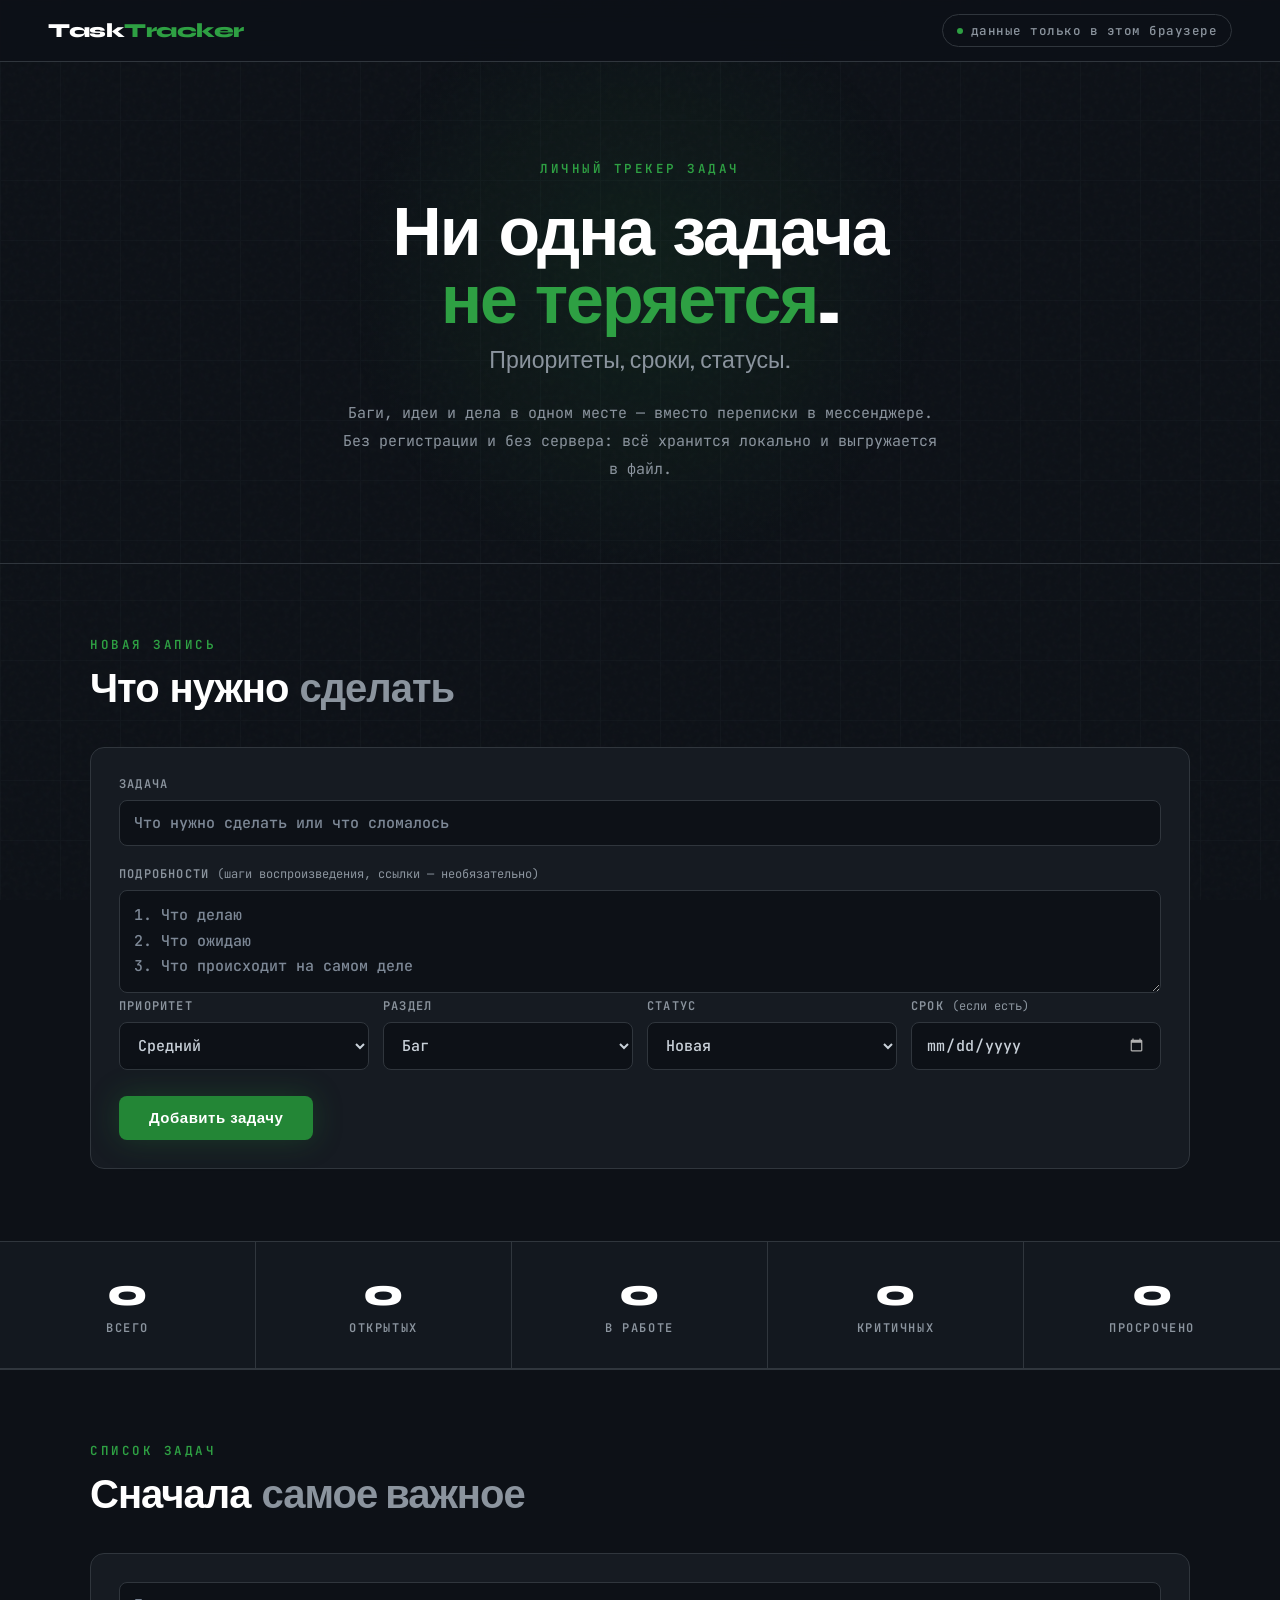
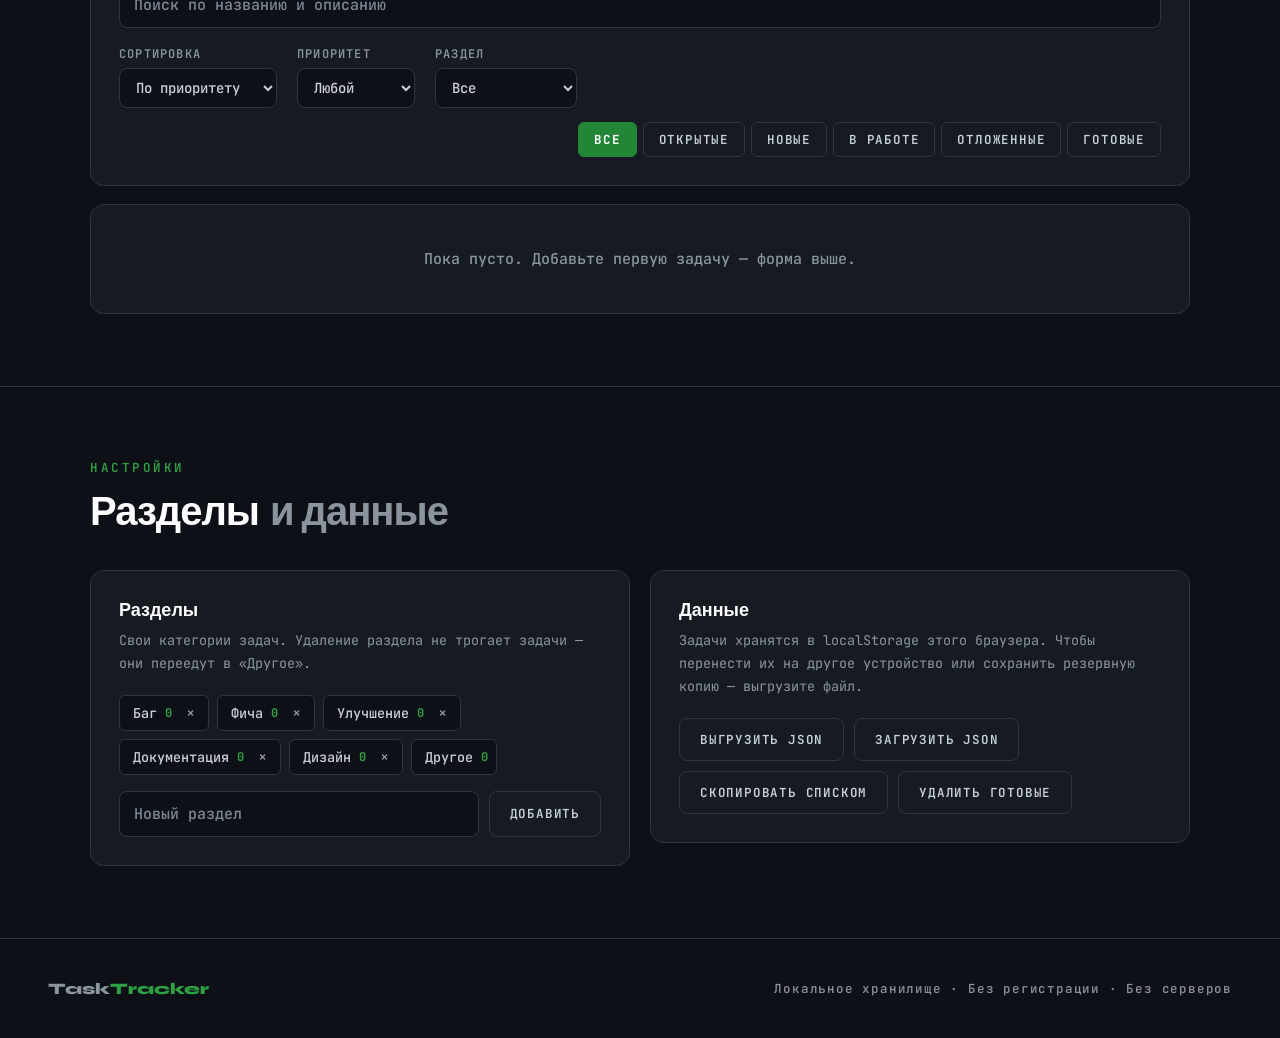
<file: index.html>
<!DOCTYPE html>
<html lang="ru">
<head>
<meta charset="UTF-8">
<meta name="viewport" content="width=device-width, initial-scale=1.0">
<title>Трекер задач</title>
<meta name="description" content="Личный трекер задач и багов: приоритеты, сроки, статусы и свои разделы. Данные хранятся только в браузере.">
<link rel="preconnect" href="https://fonts.googleapis.com">
<link rel="preconnect" href="https://fonts.gstatic.com" crossorigin>
<link href="https://fonts.googleapis.com/css2?family=Syne:wght@600;700;800&family=JetBrains+Mono:wght@400;500;600;700&display=swap" rel="stylesheet">
<link rel="stylesheet" href="tracker.css">
</head>
<body>

<nav>
  <a href="./" class="nav-logo">Task<span>Tracker</span></a>
  <div class="nav-right">
    <div class="nav-badge"><span class="dot"></span><span>данные только в этом браузере</span></div>
  </div>
</nav>

<header class="hero">
  <div class="hero-orb"></div>
  <p class="hero-eyebrow">Личный трекер задач</p>
  <h1 class="hero-title">Ни одна задача<br><span class="accent">не теряется</span>.<span class="line2">Приоритеты, сроки, статусы.</span></h1>
  <p class="hero-desc">Баги, идеи и дела в одном месте — вместо переписки в мессенджере.
    Без регистрации и без сервера: всё хранится локально и выгружается в файл.</p>
</header>

<main>

  <!-- ---------------- Форма создания / редактирования ---------------- -->
  <section class="block">
    <div class="block-inner">
      <p class="section-tag">Новая запись</p>
      <h2 class="section-title">Что нужно <span class="dim">сделать</span></h2>

      <form id="task-form" class="panel form" autocomplete="off">
        <label for="field-title">Задача</label>
        <input id="field-title" type="text" maxlength="120" placeholder="Что нужно сделать или что сломалось" required>

        <label for="field-desc">Подробности <span class="hint">(шаги воспроизведения, ссылки — необязательно)</span></label>
        <textarea id="field-desc" rows="3" maxlength="2000" placeholder="1. Что делаю&#10;2. Что ожидаю&#10;3. Что происходит на самом деле"></textarea>

        <div class="form-row">
          <div>
            <label for="field-priority">Приоритет</label>
            <select id="field-priority">
              <option value="0">Критичный</option>
              <option value="1">Высокий</option>
              <option value="2" selected>Средний</option>
              <option value="3">Низкий</option>
            </select>
          </div>
          <div>
            <label for="field-cat">Раздел</label>
            <select id="field-cat"></select>
          </div>
          <div>
            <label for="field-status">Статус</label>
            <select id="field-status">
              <option value="new" selected>Новая</option>
              <option value="progress">В работе</option>
              <option value="hold">Отложена</option>
              <option value="done">Готово</option>
            </select>
          </div>
          <div>
            <label for="field-due">Срок <span class="hint">(если есть)</span></label>
            <input id="field-due" type="date">
          </div>
        </div>

        <div class="form-actions">
          <button type="submit" class="btn-primary" id="btn-submit">Добавить задачу</button>
          <button type="button" class="btn hidden" id="btn-cancel-edit">Отменить правку</button>
        </div>
      </form>
    </div>
  </section>

  <!-- ---------------- Статистика ---------------- -->
  <div id="stats" class="stats-bar"></div>

  <!-- ---------------- Фильтры и список ---------------- -->
  <section class="block">
    <div class="block-inner">
      <p class="section-tag">Список задач</p>
      <h2 class="section-title">Сначала <span class="dim">самое важное</span></h2>

      <div class="panel toolbar">
        <input id="filter-search" type="search" placeholder="Поиск по названию и описанию" class="search">

        <div class="toolbar-row">
          <label class="inline">Сортировка
            <select id="sort-mode">
              <option value="priority" selected>По приоритету</option>
              <option value="due">По сроку</option>
              <option value="created-desc">Сначала новые</option>
              <option value="created-asc">Сначала старые</option>
              <option value="status">По статусу</option>
            </select>
          </label>

          <label class="inline">Приоритет
            <select id="filter-priority">
              <option value="all" selected>Любой</option>
              <option value="0">Критичный</option>
              <option value="1">Высокий</option>
              <option value="2">Средний</option>
              <option value="3">Низкий</option>
            </select>
          </label>

          <label class="inline">Раздел
            <select id="filter-cat"></select>
          </label>

          <div class="chips" id="status-chips">
            <button type="button" class="chip active" data-status="all">Все</button>
            <button type="button" class="chip" data-status="open">Открытые</button>
            <button type="button" class="chip" data-status="new">Новые</button>
            <button type="button" class="chip" data-status="progress">В работе</button>
            <button type="button" class="chip" data-status="hold">Отложенные</button>
            <button type="button" class="chip" data-status="done">Готовые</button>
          </div>
        </div>
      </div>

      <div id="task-list" class="task-list"></div>
    </div>
  </section>

  <!-- ---------------- Разделы и данные ---------------- -->
  <section class="block">
    <div class="block-inner">
      <p class="section-tag">Настройки</p>
      <h2 class="section-title">Разделы <span class="dim">и данные</span></h2>

      <div class="settings-grid">
        <div class="panel">
          <h3 class="panel-title">Разделы</h3>
          <p class="hint block-hint">Свои категории задач. Удаление раздела не трогает задачи —
            они переедут в «Другое».</p>
          <div id="cat-manager" class="cat-manager"></div>
          <form id="cat-form" class="cat-form" autocomplete="off">
            <input id="cat-input" type="text" maxlength="24" placeholder="Новый раздел">
            <button type="submit" class="btn">Добавить</button>
          </form>
        </div>

        <div class="panel">
          <h3 class="panel-title">Данные</h3>
          <p class="hint block-hint">Задачи хранятся в localStorage этого браузера. Чтобы перенести
            их на другое устройство или сохранить резервную копию — выгрузите файл.</p>
          <div class="data-actions">
            <button type="button" class="btn" id="btn-export">Выгрузить JSON</button>
            <button type="button" class="btn" id="btn-import">Загрузить JSON</button>
            <button type="button" class="btn" id="btn-copy-md">Скопировать списком</button>
            <button type="button" class="btn danger" id="btn-clear-done">Удалить готовые</button>
            <input type="file" id="import-file" accept="application/json,.json" class="hidden">
          </div>
        </div>
      </div>
    </div>
  </section>

</main>

<footer>
  <div class="footer-logo">Task<span>Tracker</span></div>
  <div class="footer-note">Локальное хранилище · Без регистрации · Без серверов</div>
</footer>

<div id="toast" class="toast hidden"></div>

<script src="tracker.js"></script>
</body>
</html>
</file>
<file: tracker.css>
/* ============================================================
   Трекер задач — оформление
   ------------------------------------------------------------
   Палитра:
     --bg      #0d1117  фон
     --panel   #161b22  панели и карточки
     --accent  #238636  зелёный акцент, кнопки
     --accent2 #2ea043  светлый зелёный, подписи и иконки
     --text    #c9d1d9  основной текст
     --dim     #8b949e  вторичный текст
     --border  #30363d  рамки и разделители
   Приоритеты: p0 красный, p1 жёлтый, p2 синий, p3 серый
   Шрифты: Syne (заголовки), JetBrains Mono (текст и интерфейс)
   ============================================================ */

:root {
  --bg: #0d1117;
  --panel: #161b22;
  --panel-hover: #1a2030;
  --accent: #238636;
  --accent2: #2ea043;
  --text: #c9d1d9;
  --dim: #8b949e;
  --border: #30363d;
  --red: #f85149;
  --glow: rgba(35,134,54,0.15);

  --p0: #f85149;
  --p1: #d29922;
  --p2: #58a6ff;
  --p3: #8b949e;
}

*, *::before, *::after { margin: 0; padding: 0; box-sizing: border-box; }

html { scroll-behavior: smooth; }

body {
  background: var(--bg);
  color: var(--text);
  font-family: 'JetBrains Mono', ui-monospace, SFMono-Regular, Menlo, monospace;
  font-weight: 400;
  overflow-x: hidden;
  min-height: 100vh;
}

/* Шум и сетка фоном — фиксированные слои под контентом */
body::before {
  content: ''; position: fixed; inset: 0; z-index: 0; opacity: 0.6; pointer-events: none;
  background-image: url("data:image/svg+xml,%3Csvg viewBox='0 0 200 200' xmlns='http://www.w3.org/2000/svg'%3E%3Cfilter id='n'%3E%3CfeTurbulence type='fractalNoise' baseFrequency='0.85' numOctaves='4' stitchTiles='stitch'/%3E%3C/filter%3E%3Crect width='100%25' height='100%25' filter='url(%23n)' opacity='0.04'/%3E%3C/svg%3E");
}
body::after {
  content: ''; position: fixed; inset: 0; z-index: 0; opacity: 0.15; pointer-events: none;
  background-image:
    linear-gradient(var(--border) 1px, transparent 1px),
    linear-gradient(90deg, var(--border) 1px, transparent 1px);
  background-size: 60px 60px;
}

nav, header, main, footer, .toast { position: relative; z-index: 1; }

.hidden { display: none !important; }

button { font-family: inherit; cursor: pointer; border: none; }
input, select, textarea { font-family: inherit; }

/* ---------------- Навигация ---------------- */
nav {
  position: fixed; top: 0; left: 0; right: 0; z-index: 100;
  display: flex; align-items: center; justify-content: space-between; gap: 16px;
  padding: 14px 48px;
  background: rgba(13,17,23,0.88);
  backdrop-filter: blur(12px);
  border-bottom: 1px solid var(--border);
}
.nav-logo {
  font-family: 'Syne', sans-serif; font-weight: 800; font-size: 20px;
  color: #fff; text-decoration: none; letter-spacing: -0.5px;
}
.nav-logo span { color: var(--accent2); }
.nav-right { display: flex; align-items: center; gap: 12px; }
.nav-badge {
  display: inline-flex; align-items: center; gap: 8px;
  padding: 7px 14px; border: 1px solid var(--border); border-radius: 20px;
  font-size: 12.5px; font-weight: 500; color: var(--dim); letter-spacing: 0.5px;
}
.nav-badge .dot {
  width: 6px; height: 6px; border-radius: 50%; background: var(--accent2);
  animation: blink 2s infinite;
}
@keyframes blink { 0%,100% { opacity: 1 } 50% { opacity: .3 } }
@keyframes fadeUp { from { opacity: 0; transform: translateY(20px) } to { opacity: 1; transform: none } }
@keyframes orbPulse {
  0%,100% { transform: translate(-50%,-50%) scale(1); opacity: .8 }
  50%     { transform: translate(-50%,-50%) scale(1.15); opacity: 1 }
}

/* ---------------- Шапка ---------------- */
.hero {
  display: flex; flex-direction: column; align-items: center; justify-content: center;
  text-align: center; padding: 160px 24px 80px; overflow: hidden;
}
.hero-orb {
  position: absolute; width: 600px; height: 600px; border-radius: 50%;
  top: 50%; left: 50%; transform: translate(-50%,-50%); pointer-events: none;
  background: radial-gradient(circle, rgba(35,134,54,0.12) 0%, transparent 70%);
  animation: orbPulse 6s ease-in-out infinite;
}
.hero-eyebrow {
  font-size: 12.5px; font-weight: 600; letter-spacing: 2.5px; text-transform: uppercase;
  color: var(--accent2); margin-bottom: 22px; animation: fadeUp .8s ease both;
}
.hero-title {
  font-family: 'Syne', sans-serif; font-weight: 800;
  font-size: clamp(36px, 6vw, 68px); line-height: 1; letter-spacing: -2px;
  color: #fff; animation: fadeUp .8s .1s ease both;
}
.hero-title .accent { color: var(--accent2); }
.hero-title .line2 {
  display: block; color: var(--dim); font-weight: 500;
  font-size: .34em; letter-spacing: 0; margin-top: 14px;
}
.hero-desc {
  max-width: 600px; margin: 28px auto 0; font-size: 15px; font-weight: 400; line-height: 1.85;
  color: var(--dim); animation: fadeUp .8s .2s ease both;
}

/* ---------------- Секции ---------------- */
main { display: block; }
.block { padding: 72px 48px; border-top: 1px solid var(--border); }
.block-inner { max-width: 1100px; margin: 0 auto; }
.section-tag {
  font-size: 12.5px; font-weight: 600; letter-spacing: 2.5px; text-transform: uppercase;
  color: var(--accent2); margin-bottom: 14px;
}
.section-title {
  font-family: 'Syne', sans-serif; font-weight: 800;
  font-size: clamp(26px, 3.4vw, 40px); color: #fff;
  letter-spacing: -1px; line-height: 1.1; margin-bottom: 36px;
}
.section-title .dim { color: var(--dim); font-weight: 600; }

.panel {
  background: var(--panel); border: 1px solid var(--border);
  border-radius: 14px; padding: 28px;
}
.panel-title {
  font-family: 'Syne', sans-serif; font-weight: 700; font-size: 18px;
  color: #fff; margin-bottom: 8px;
}
.hint { color: var(--dim); font-size: 13.5px; font-weight: 400; }
.block-hint { display: block; line-height: 1.7; margin-bottom: 20px; }

/* ---------------- Форма ---------------- */
.form label {
  display: block; margin: 20px 0 8px;
  font-size: 12px; font-weight: 600; letter-spacing: 1.2px; text-transform: uppercase; color: var(--dim);
}
.form label:first-of-type { margin-top: 0; }
.form label .hint { text-transform: none; letter-spacing: 0; font-size: 12px; font-weight: 400; }

.form input[type=text], .form input[type=date], .form textarea, .form select,
.search, .cat-form input {
  width: 100%; padding: 12px 14px;
  background: var(--bg); color: var(--text);
  border: 1px solid var(--border); border-radius: 8px;
  font-size: 15px; font-weight: 500;
}
.form textarea { resize: vertical; line-height: 1.7; }
.form input::placeholder, .form textarea::placeholder,
.search::placeholder, .cat-form input::placeholder { color: #7d8896; }
.form input:focus, .form textarea:focus, .form select:focus,
.search:focus, .cat-form input:focus {
  outline: none; border-color: var(--accent); box-shadow: 0 0 0 3px var(--glow);
}
.form select option, .inline select option { background: var(--panel); color: var(--text); }
/* Иконка календаря по умолчанию тёмная — на тёмном фоне её не видно */
.form input[type=date]::-webkit-calendar-picker-indicator { filter: invert(0.7); cursor: pointer; }

.form-row { display: grid; grid-template-columns: repeat(4, 1fr); gap: 14px; }
.form-row label { margin-top: 0; }
.form-actions { display: flex; flex-wrap: wrap; gap: 12px; margin-top: 26px; }

/* ---------------- Кнопки ---------------- */
.btn-primary {
  display: inline-flex; align-items: center; gap: 8px;
  padding: 13px 30px; border-radius: 8px;
  background: var(--accent); color: #fff;
  font-family: 'Syne', sans-serif; font-weight: 700; font-size: 15px; letter-spacing: .5px;
  box-shadow: 0 0 30px rgba(35,134,54,.3); transition: all .2s;
}
.btn-primary:hover { background: var(--accent2); box-shadow: 0 0 50px rgba(35,134,54,.5); transform: translateY(-1px); }
.btn {
  padding: 12px 20px; border-radius: 8px;
  background: none; border: 1px solid var(--border); color: var(--text);
  font-size: 12.5px; font-weight: 600; letter-spacing: .8px; text-transform: uppercase; transition: all .2s;
}
.btn:hover { color: #fff; border-color: var(--accent); background: var(--glow); }
.btn.danger:hover { color: #fff; border-color: var(--red); background: rgba(248,81,73,.12); }

/* ---------------- Статистика ---------------- */
.stats-bar {
  display: grid; grid-template-columns: repeat(5, 1fr);
  border-top: 1px solid var(--border); border-bottom: 1px solid var(--border);
  background: rgba(22,27,34,.8); backdrop-filter: blur(8px);
}
.stat-item { padding: 32px 24px; text-align: center; border-right: 1px solid var(--border); }
.stat-item:last-child { border-right: none; }
.stat-item b {
  display: block; font-family: 'Syne', sans-serif; font-weight: 800;
  font-size: 38px; line-height: 1; color: #fff;
}
.stat-item span {
  display: block; margin-top: 8px;
  font-size: 12px; font-weight: 600; letter-spacing: 1.6px; text-transform: uppercase; color: var(--dim);
}
.stat-item.alert b { color: var(--red); }

/* ---------------- Панель фильтров ---------------- */
.toolbar { display: flex; flex-direction: column; gap: 18px; margin-bottom: 18px; }
.toolbar-row { display: flex; flex-wrap: wrap; gap: 14px 20px; align-items: flex-end; }
.inline {
  display: flex; flex-direction: column; gap: 6px;
  font-size: 12px; font-weight: 600; letter-spacing: 1.2px; text-transform: uppercase; color: var(--dim);
}
.inline select {
  padding: 9px 12px; border-radius: 8px;
  background: var(--bg); color: var(--text);
  border: 1px solid var(--border); font-size: 14px; font-weight: 500;
}
.inline select:focus { outline: none; border-color: var(--accent); box-shadow: 0 0 0 3px var(--glow); }

.chips { display: flex; flex-wrap: wrap; gap: 6px; margin-left: auto; }
.chip {
  padding: 8px 15px; border-radius: 6px;
  background: none; border: 1px solid var(--border); color: var(--text);
  font-size: 12.5px; font-weight: 600; letter-spacing: .8px; text-transform: uppercase; transition: all .2s;
}
.chip:hover { color: #fff; border-color: var(--accent); background: var(--glow); }
.chip.active { background: var(--accent); border-color: var(--accent); color: #fff; font-weight: 700; }

/* ---------------- Список задач ---------------- */
.task-list { display: flex; flex-direction: column; gap: 10px; }

.task {
  position: relative; overflow: hidden;
  display: flex; gap: 16px; align-items: flex-start;
  background: var(--panel); border: 1px solid var(--border);
  border-left: 3px solid var(--p2);
  border-radius: 12px; padding: 20px 22px;
  transition: background .2s;
}
.task::before {
  content: ''; position: absolute; top: 0; left: 0; right: 0; height: 2px;
  background: linear-gradient(90deg, var(--accent), transparent);
  opacity: 0; transition: opacity .3s;
}
.task:hover { background: var(--panel-hover); }
.task:hover::before { opacity: 1; }
.task.p0 { border-left-color: var(--p0); }
.task.p1 { border-left-color: var(--p1); }
.task.p2 { border-left-color: var(--p2); }
.task.p3 { border-left-color: var(--p3); }
.task.overdue { border-color: rgba(248,81,73,.45); }
.task.done { opacity: .5; }
.task.done .task-title { text-decoration: line-through; }

.task-check {
  flex: none; width: 26px; height: 26px; margin-top: 1px;
  border-radius: 6px; font-size: 13px; font-weight: 700; line-height: 1;
  background: var(--bg); border: 1px solid var(--border); color: var(--accent2);
  transition: all .2s;
}
.task-check:hover { border-color: var(--accent); background: var(--glow); }

.task-main { flex: 1; min-width: 0; }
.task-title {
  font-family: 'Syne', sans-serif; font-weight: 700; font-size: 18px;
  color: #fff; line-height: 1.35; word-wrap: break-word;
}
.task-desc {
  margin-top: 8px; font-size: 14px; font-weight: 400; line-height: 1.75; color: #a5b1bd;
  white-space: pre-wrap; word-wrap: break-word;
}
.task-meta { display: flex; flex-wrap: wrap; gap: 6px; align-items: center; margin-top: 14px; }
.task-date { font-size: 12px; font-weight: 500; letter-spacing: .3px; color: var(--dim); }

.badge {
  padding: 4px 10px; border-radius: 4px;
  font-size: 12.5px; font-weight: 600; letter-spacing: .8px; text-transform: uppercase;
  background: rgba(255,255,255,.05); border: 1px solid var(--border); color: var(--dim);
}
.badge.prio { border-color: transparent; color: var(--bg); font-weight: 700; }
.badge.prio.p0 { background: var(--p0); color: var(--bg); }
.badge.prio.p1 { background: var(--p1); }
.badge.prio.p2 { background: var(--p2); }
.badge.prio.p3 { background: var(--p3); }
.badge.status-progress { background: var(--glow); border-color: rgba(35,134,54,.35); color: #3fb950; }
.badge.status-hold { background: rgba(210,153,34,.12); border-color: rgba(210,153,34,.3); color: #e3b341; }
.badge.status-done { background: rgba(35,134,54,.08); border-color: rgba(35,134,54,.25); color: #3fb950; }
.badge.due.soon { background: rgba(210,153,34,.12); border-color: rgba(210,153,34,.35); color: #e3b341; }
.badge.due.overdue { background: rgba(248,81,73,.12); border-color: rgba(248,81,73,.4); color: #ff7b72; }

.task-actions { display: grid; grid-template-columns: repeat(2, 32px); gap: 6px; flex: none; }
.icon-btn {
  width: 32px; height: 32px; border-radius: 6px; font-size: 12px; font-weight: 700;
  background: var(--bg); border: 1px solid var(--border); color: var(--text);
  transition: all .2s;
}
.icon-btn:hover { color: #fff; border-color: var(--accent); background: var(--glow); }
.icon-btn.del:hover { color: #fff; border-color: var(--red); background: rgba(248,81,73,.15); }
.icon-btn:disabled { opacity: .3; cursor: not-allowed; }
.icon-btn:disabled:hover { color: var(--dim); border-color: var(--border); background: var(--bg); }

.empty { text-align: center; color: var(--dim); font-size: 15px; font-weight: 500; padding: 44px 20px; }

/* ---------------- Разделы и данные ---------------- */
.settings-grid { display: grid; grid-template-columns: 1fr 1fr; gap: 20px; align-items: start; }

.cat-manager { display: flex; flex-wrap: wrap; gap: 8px; margin-bottom: 16px; }
.cat-tag {
  display: inline-flex; align-items: center; gap: 8px;
  padding: 7px 8px 7px 13px; border-radius: 6px;
  background: var(--bg); border: 1px solid var(--border);
  font-size: 13.5px; font-weight: 500; color: var(--text);
}
.cat-tag i { font-style: normal; font-size: 12px; font-weight: 700; color: var(--accent2); }
.cat-del {
  width: 20px; height: 20px; border-radius: 4px; line-height: 1; font-size: 12px; font-weight: 700;
  background: none; color: var(--dim); transition: all .2s;
}
.cat-del:hover { background: rgba(248,81,73,.15); color: var(--red); }

.cat-form { display: flex; gap: 10px; }
.cat-form input { flex: 1; min-width: 0; }
.data-actions { display: flex; flex-wrap: wrap; gap: 10px; }

/* ---------------- Подвал ---------------- */
footer {
  border-top: 1px solid var(--border); padding: 40px 48px;
  display: flex; align-items: center; justify-content: space-between;
  flex-wrap: wrap; gap: 16px;
}
.footer-logo { font-family: 'Syne', sans-serif; font-weight: 800; font-size: 16px; color: var(--dim); }
.footer-logo span { color: var(--accent2); }
.footer-note { font-size: 12.5px; font-weight: 500; letter-spacing: .8px; color: var(--dim); }

/* ---------------- Тост ---------------- */
.toast {
  position: fixed; left: 50%; bottom: 28px; transform: translateX(-50%); z-index: 200;
  padding: 13px 24px; border-radius: 8px;
  background: var(--accent); color: #fff;
  font-family: 'Syne', sans-serif; font-weight: 700; font-size: 14px; letter-spacing: .5px;
  box-shadow: 0 0 40px rgba(35,134,54,.45);
}

/* Кому анимации мешают — статичная страница без появлений и пульсации */
@media (prefers-reduced-motion: reduce) {
  *, *::before, *::after { animation: none !important; transition: none !important; }
  .hero-eyebrow, .hero-title, .hero-desc { opacity: 1; }
}

/* ---------------- Мобильные ---------------- */
@media (max-width: 900px) {
  .stats-bar { grid-template-columns: repeat(2, 1fr); }
  .stat-item { border-bottom: 1px solid var(--border); }
  .stat-item:nth-child(2n) { border-right: none; }
  .stat-item:last-child { grid-column: 1 / -1; border-right: none; border-bottom: none; }
  .settings-grid { grid-template-columns: 1fr; }
}

@media (max-width: 768px) {
  nav { padding: 12px 20px; }
  .nav-badge { display: none; }
  .hero { padding: 120px 20px 60px; }
  .hero-orb { width: 340px; height: 340px; }
  .block { padding: 56px 20px; }
  .panel { padding: 20px 18px; }
  .form-row { grid-template-columns: 1fr; }
  .chips { margin-left: 0; }
  .task { padding: 16px; gap: 12px; }
  .task-title { font-size: 16.5px; }
  footer { padding: 28px 20px; flex-direction: column; align-items: flex-start; }
}
</file>
